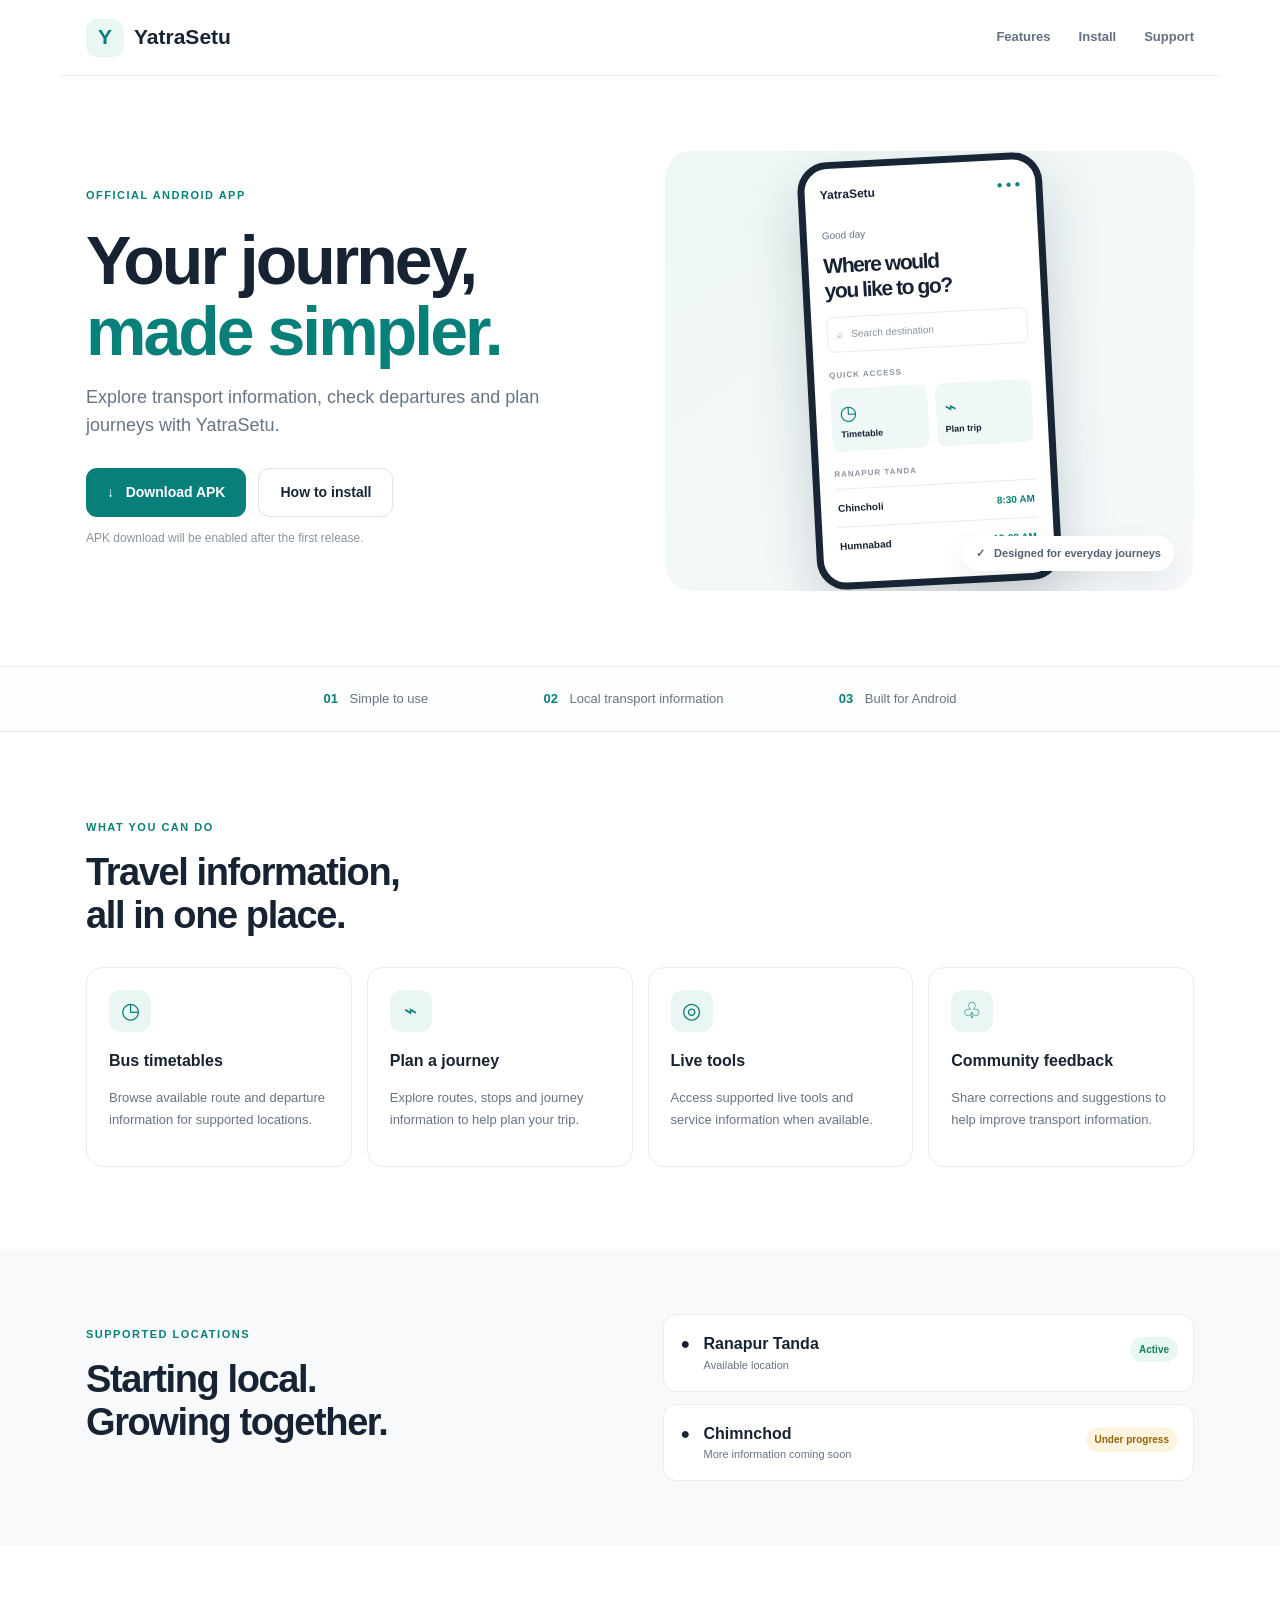
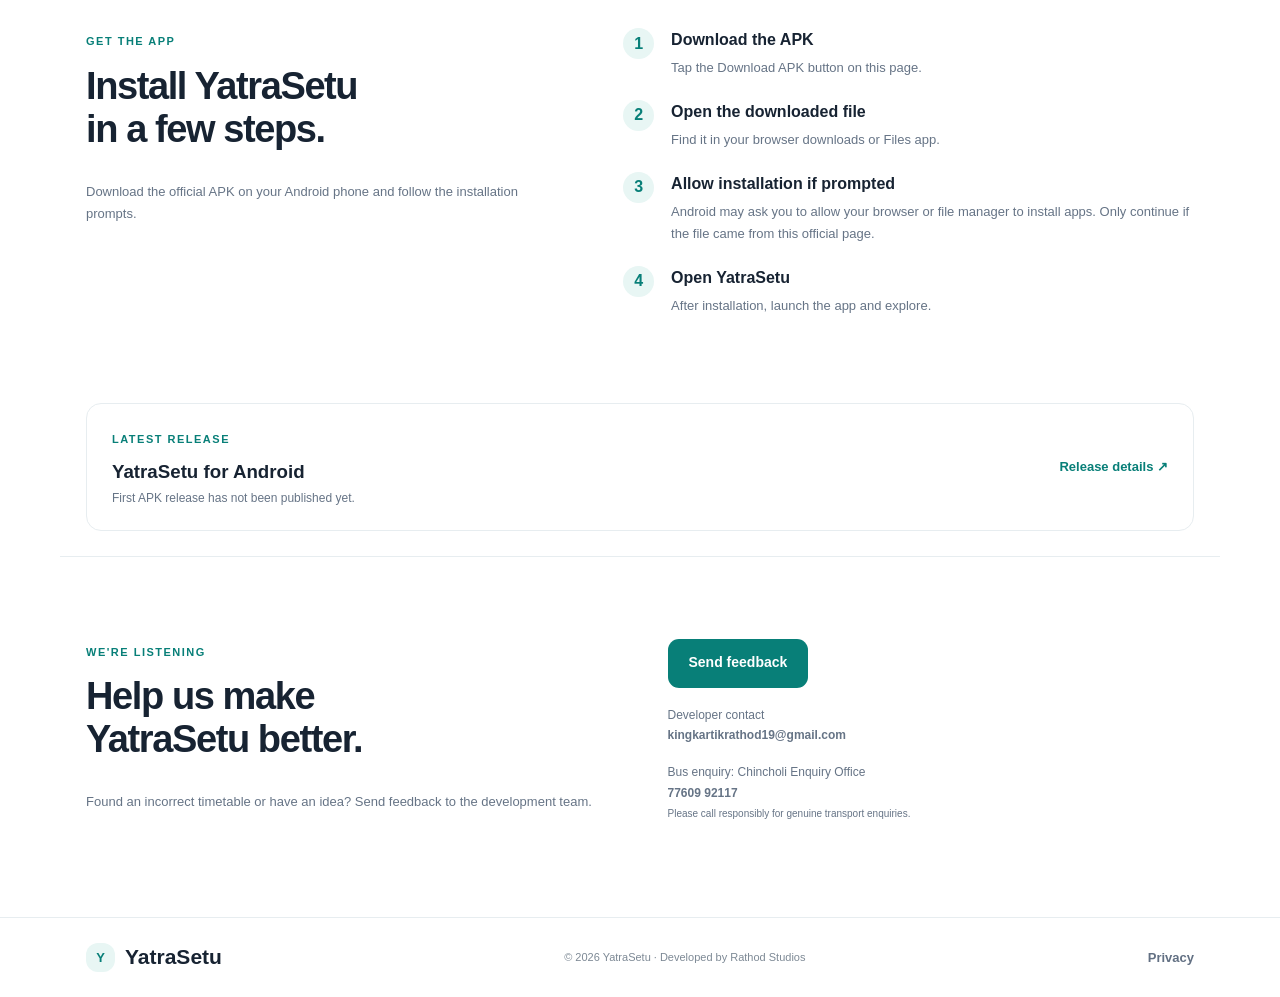
<file: index.html>
<!doctype html>
<html lang="en"><head>
<meta charset="utf-8"><meta name="viewport" content="width=device-width,initial-scale=1">
<meta name="theme-color" content="#ffffff"><meta name="description" content="Official YatraSetu Android app download.">
<title>YatraSetu — Official Download</title><link rel="icon" href="assets/favicon.svg"><link rel="stylesheet" href="styles.css">
</head><body>
<header class="top"><a class="brand" href="#"><span class="logo">Y</span>YatraSetu</a><nav><a href="#features">Features</a><a href="#install">Install</a><a href="#support">Support</a></nav></header>
<main>
<section class="hero"><div><span class="eyebrow">OFFICIAL ANDROID APP</span><h1>Your journey,<br><em>made simpler.</em></h1><p class="lead">Explore transport information, check departures and plan journeys with YatraSetu.</p><div class="actions"><a class="btn primary" id="download" href="#">↓ &nbsp; Download APK</a><a class="btn secondary" href="#install">How to install</a></div><p class="note" id="downloadNote">Android app · APK download</p></div>
<div class="preview"><div class="phone"><div class="phonehead">YatraSetu <small>● ● ●</small></div><p class="muted">Good day</p><h2>Where would<br>you like to go?</h2><div class="search">⌕ &nbsp; Search destination</div><p class="label">QUICK ACCESS</p><div class="tiles"><span>◷<small>Timetable</small></span><span>⌁<small>Plan trip</small></span></div><p class="label">RANAPUR TANDA</p><div class="departure"><b>Chincholi</b><strong>8:30 AM</strong></div><div class="departure"><b>Humnabad</b><strong>10:00 AM</strong></div></div><div class="float">✓ &nbsp; Designed for everyday journeys</div></div></section>
<section class="trust"><span><b>01</b> Simple to use</span><span><b>02</b> Local transport information</span><span><b>03</b> Built for Android</span></section>
<section class="section" id="features"><span class="eyebrow">WHAT YOU CAN DO</span><h2>Travel information,<br>all in one place.</h2><div class="grid">
<article><i>◷</i><h3>Bus timetables</h3><p>Browse available route and departure information for supported locations.</p></article>
<article><i>⌁</i><h3>Plan a journey</h3><p>Explore routes, stops and journey information to help plan your trip.</p></article>
<article><i>◎</i><h3>Live tools</h3><p>Access supported live tools and service information when available.</p></article>
<article><i>♧</i><h3>Community feedback</h3><p>Share corrections and suggestions to help improve transport information.</p></article></div></section>
<section class="locations"><div><span class="eyebrow">SUPPORTED LOCATIONS</span><h2>Starting local.<br>Growing together.</h2></div><div class="loc"><div><b>● &nbsp; Ranapur Tanda</b><small>Available location</small><span class="active">Active</span></div><div><b>● &nbsp; Chimnchod</b><small>More information coming soon</small><span class="pending">Under progress</span></div></div></section>
<section class="section install" id="install"><div><span class="eyebrow">GET THE APP</span><h2>Install YatraSetu<br>in a few steps.</h2><p class="muted">Download the official APK on your Android phone and follow the installation prompts.</p></div><ol>
<li><b>Download the APK</b><p>Tap the Download APK button on this page.</p></li>
<li><b>Open the downloaded file</b><p>Find it in your browser downloads or Files app.</p></li>
<li><b>Allow installation if prompted</b><p>Android may ask you to allow your browser or file manager to install apps. Only continue if the file came from this official page.</p></li>
<li><b>Open YatraSetu</b><p>After installation, launch the app and explore.</p></li></ol></section>
<section class="release"><div><span class="eyebrow">LATEST RELEASE</span><h3 id="version">YatraSetu for Android</h3><p id="versionMeta">First APK release has not been published yet.</p></div><a id="release" href="mailto:kingkartikrathod19@gmail.com">Release details ↗</a></section>
<section class="section support" id="support"><div><span class="eyebrow">WE'RE LISTENING</span><h2>Help us make<br>YatraSetu better.</h2><p class="muted">Found an incorrect timetable or have an idea? Send feedback to the development team.</p></div><div><a class="btn primary" id="feedback" href="mailto:kingkartikrathod19@gmail.com">Send feedback</a><p>Developer contact<br><b>kingkartikrathod19@gmail.com</b></p><p>Bus enquiry: Chincholi Enquiry Office<br><b>77609 92117</b><br><small>Please call responsibly for genuine transport enquiries.</small></p></div></section>
</main><footer><a class="brand" href="#"><span class="logo mini">Y</span>YatraSetu</a><span>© <span id="year"></span> YatraSetu · Developed by Rathod Studios</span><a href="privacy.html">Privacy</a></footer>
<script src="config.js"></script><script src="app.js"></script></body></html>
</file>
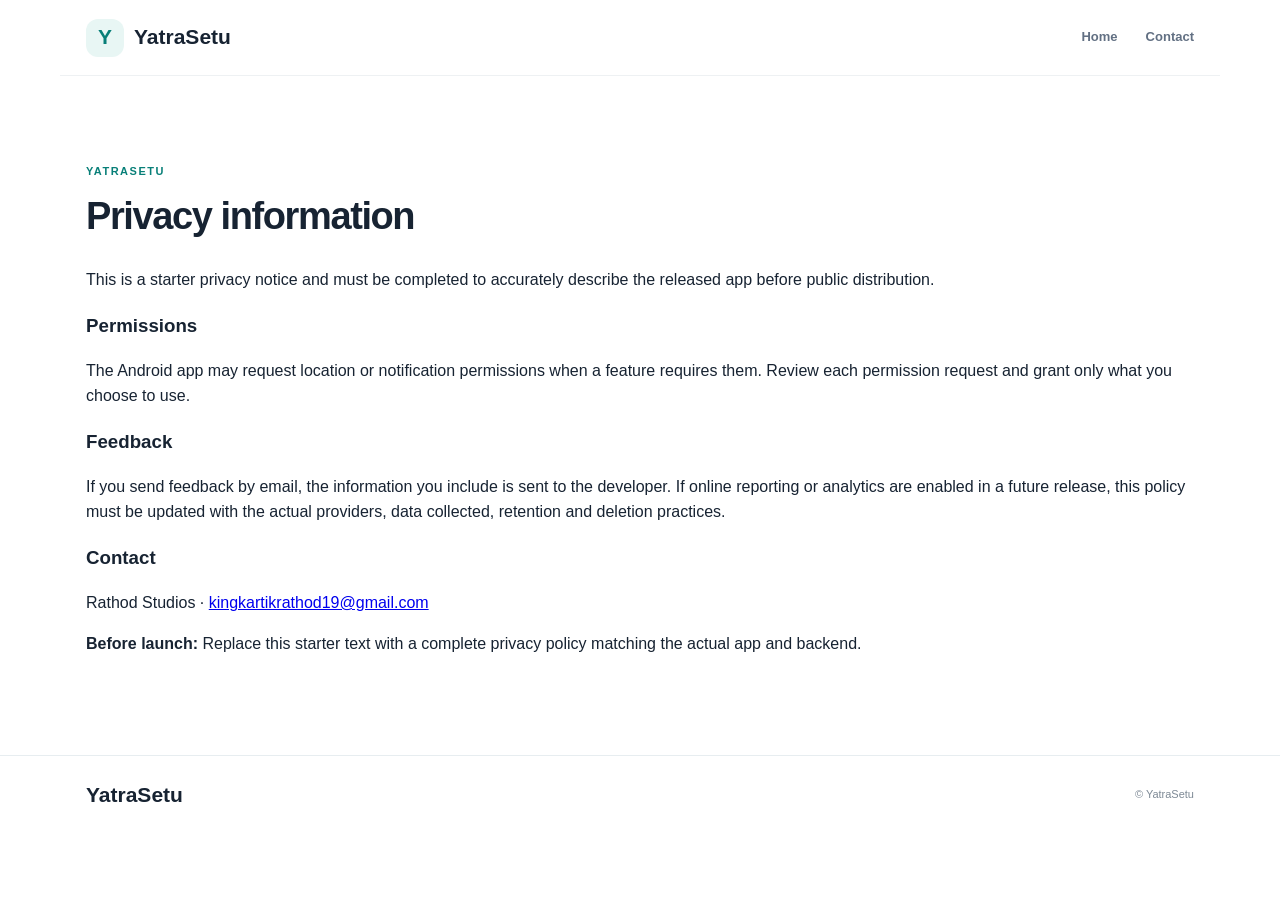
<file: privacy.html>
<!doctype html><html lang="en"><head><meta charset="utf-8"><meta name="viewport" content="width=device-width,initial-scale=1"><title>Privacy — YatraSetu</title><link rel="stylesheet" href="styles.css"></head><body><header class="top"><a class="brand" href="index.html"><span class="logo">Y</span>YatraSetu</a><nav><a href="index.html">Home</a><a href="mailto:kingkartikrathod19@gmail.com">Contact</a></nav></header><main class="section"><span class="eyebrow">YATRASETU</span><h2>Privacy information</h2><p>This is a starter privacy notice and must be completed to accurately describe the released app before public distribution.</p><h3>Permissions</h3><p>The Android app may request location or notification permissions when a feature requires them. Review each permission request and grant only what you choose to use.</p><h3>Feedback</h3><p>If you send feedback by email, the information you include is sent to the developer. If online reporting or analytics are enabled in a future release, this policy must be updated with the actual providers, data collected, retention and deletion practices.</p><h3>Contact</h3><p>Rathod Studios · <a href="mailto:kingkartikrathod19@gmail.com">kingkartikrathod19@gmail.com</a></p><p><b>Before launch:</b> Replace this starter text with a complete privacy policy matching the actual app and backend.</p></main><footer><a class="brand" href="index.html">YatraSetu</a><span>© YatraSetu</span></footer></body></html>
</file>
<file: styles.css>
:root{--ink:#172332;--muted:#667486;--teal:#087f78;--line:#e7edf0;--soft:#f5f8f9}*{box-sizing:border-box}html{scroll-behavior:smooth}body{margin:0;font-family:Inter,-apple-system,BlinkMacSystemFont,"Segoe UI",Arial,sans-serif;color:var(--ink);line-height:1.55}.top{height:76px;max-width:1160px;margin:auto;padding:0 26px;display:flex;align-items:center;justify-content:space-between;border-bottom:1px solid #eef1f3}.brand{font-size:21px;font-weight:800;display:flex;align-items:center;gap:10px;text-decoration:none;color:var(--ink)}.logo{width:38px;height:38px;border-radius:12px;background:#e8f6f4;color:var(--teal);display:grid;place-items:center}.mini{width:29px;height:29px;font-size:13px}.top nav{display:flex;gap:28px}.top nav a,footer a{color:#627083;text-decoration:none;font-size:13px;font-weight:600}.hero{max-width:1160px;margin:auto;padding:75px 26px;display:grid;grid-template-columns:1fr 1fr;gap:50px;align-items:center;min-height:560px}.eyebrow{font-size:11px;font-weight:800;letter-spacing:1.5px;color:var(--teal)}h1{font-size:clamp(45px,6vw,68px);letter-spacing:-3px;line-height:1.04;margin:18px 0}h1 em{font-style:normal;color:var(--teal)}.lead{font-size:18px;color:var(--muted);max-width:480px}.actions{display:flex;gap:12px;flex-wrap:wrap;margin-top:28px}.btn{display:inline-flex;align-items:center;justify-content:center;min-height:49px;padding:0 21px;border-radius:11px;font-size:14px;font-weight:750;text-decoration:none}.primary{background:var(--teal);color:white}.secondary{border:1px solid #dce4e9;color:var(--ink)}.note{font-size:12px;color:#8994a0}.preview{background:linear-gradient(145deg,#eef7f5,#f7f9fb);border-radius:27px;min-height:440px;display:grid;place-items:center;position:relative;overflow:hidden}.phone{background:white;border:7px solid #172534;border-radius:30px;width:245px;padding:17px 15px;box-shadow:0 25px 55px #17253430;transform:rotate(-3deg)}.phonehead{font-weight:800;font-size:12px}.phonehead small{float:right;color:var(--teal)}.muted{color:var(--muted)}.phone .muted{font-size:10px;margin-top:23px}.phone h2{font-size:21px;line-height:1.2;margin:3px 0 14px}.search{border:1px solid var(--line);padding:9px;border-radius:8px;font-size:10px;color:#8994a0}.label{font-size:8px;font-weight:800;letter-spacing:1px;color:#8994a0;margin:17px 0 7px}.tiles{display:grid;grid-template-columns:1fr 1fr;gap:8px}.tiles span{background:#eff8f6;border-radius:8px;padding:9px;color:var(--teal);font-size:20px}.tiles small{display:block;color:var(--ink);font-size:9px;font-weight:700}.departure{border-top:1px solid var(--line);padding:11px 2px;display:flex;justify-content:space-between;font-size:10px}.departure strong{color:var(--teal)}.float{position:absolute;bottom:20px;right:20px;background:white;padding:9px 13px;border-radius:30px;font-size:11px;font-weight:700;color:#526174;box-shadow:0 12px 30px #17253415}.trust{border-block:1px solid var(--line);background:#fcfdfd;display:flex;justify-content:center;gap:9vw;padding:22px 15px;color:var(--muted);font-size:13px}.trust b{color:var(--teal);margin-right:8px}.section{max-width:1160px;margin:auto;padding:82px 26px}h2{font-size:38px;line-height:1.13;letter-spacing:-1.4px;margin:12px 0 30px}.grid{display:grid;grid-template-columns:repeat(4,1fr);gap:15px}.grid article{border:1px solid var(--line);border-radius:16px;padding:22px}.grid i{font-style:normal;background:#eaf6f4;color:var(--teal);width:42px;height:42px;border-radius:12px;display:grid;place-items:center;font-size:22px}.grid h3{font-size:16px;margin:17px 0 7px}.grid p,.install p,.support p{font-size:13px;color:var(--muted);line-height:1.7}.locations{background:#f7f9fa;padding:65px max(26px,calc((100% - 1108px)/2));display:grid;grid-template-columns:1fr 1fr;gap:45px;align-items:center}.loc{display:grid;gap:12px}.loc>div{background:white;border:1px solid var(--line);border-radius:13px;padding:17px;position:relative}.loc b,.loc small{display:block}.loc small{font-size:11px;color:var(--muted);margin-left:23px}.active,.pending{position:absolute;right:15px;top:22px;font-size:10px;font-weight:800;padding:5px 9px;border-radius:20px}.active{background:#e8f7f1;color:#13815e}.pending{background:#fff4df;color:#94630d}.install{display:grid;grid-template-columns:.9fr 1.1fr;gap:70px}.install ol{margin:0;padding:0;list-style:none;display:grid;gap:17px;counter-reset:steps}.install li{counter-increment:steps;padding-left:48px;position:relative}.install li:before{content:counter(steps);position:absolute;left:0;top:0;width:31px;height:31px;background:#e8f6f4;color:var(--teal);border-radius:50%;display:grid;place-items:center;font-weight:800}.install li p{margin:4px 0}.release{max-width:1108px;margin:0 auto 25px;border:1px solid var(--line);border-radius:15px;padding:22px 25px;display:flex;align-items:center;justify-content:space-between;gap:20px}.release h3{margin:6px 0 3px}.release p{font-size:12px;color:var(--muted);margin:0}.release a{color:var(--teal);font-size:13px;font-weight:700;text-decoration:none}.support{border-top:1px solid var(--line);display:grid;grid-template-columns:1fr 1fr;gap:55px}.support>div:nth-child(2)>p{font-size:12px;margin-top:17px}footer{border-top:1px solid var(--line);padding:23px max(26px,calc((100% - 1108px)/2));display:flex;justify-content:space-between;align-items:center;gap:15px;color:#7d8995;font-size:11px}@media(max-width:760px){.top{padding:0 17px;height:66px}.top nav{gap:13px}.top nav a{font-size:11px}.hero{padding:50px 20px;grid-template-columns:1fr;gap:30px}.hero h1{font-size:49px}.preview{min-height:430px}.trust{gap:14px;justify-content:space-around;font-size:10px;text-align:center}.trust span{max-width:105px}.trust b{display:block}.section{padding:62px 20px}.grid{grid-template-columns:repeat(2,1fr);gap:10px}.grid article{padding:16px}.locations{padding:55px 20px;grid-template-columns:1fr;gap:20px}.install{padding:62px 20px;grid-template-columns:1fr;gap:25px}.release{margin:0 20px 25px;align-items:flex-start;flex-direction:column}.support{grid-template-columns:1fr;gap:20px}footer{padding:22px 20px;flex-wrap:wrap}footer>span{width:100%;order:3}}@media(max-width:390px){.brand{font-size:18px}.top nav{gap:9px}.top nav a{font-size:10px}.hero h1{font-size:43px}.grid article p{font-size:12px}}
</file>
